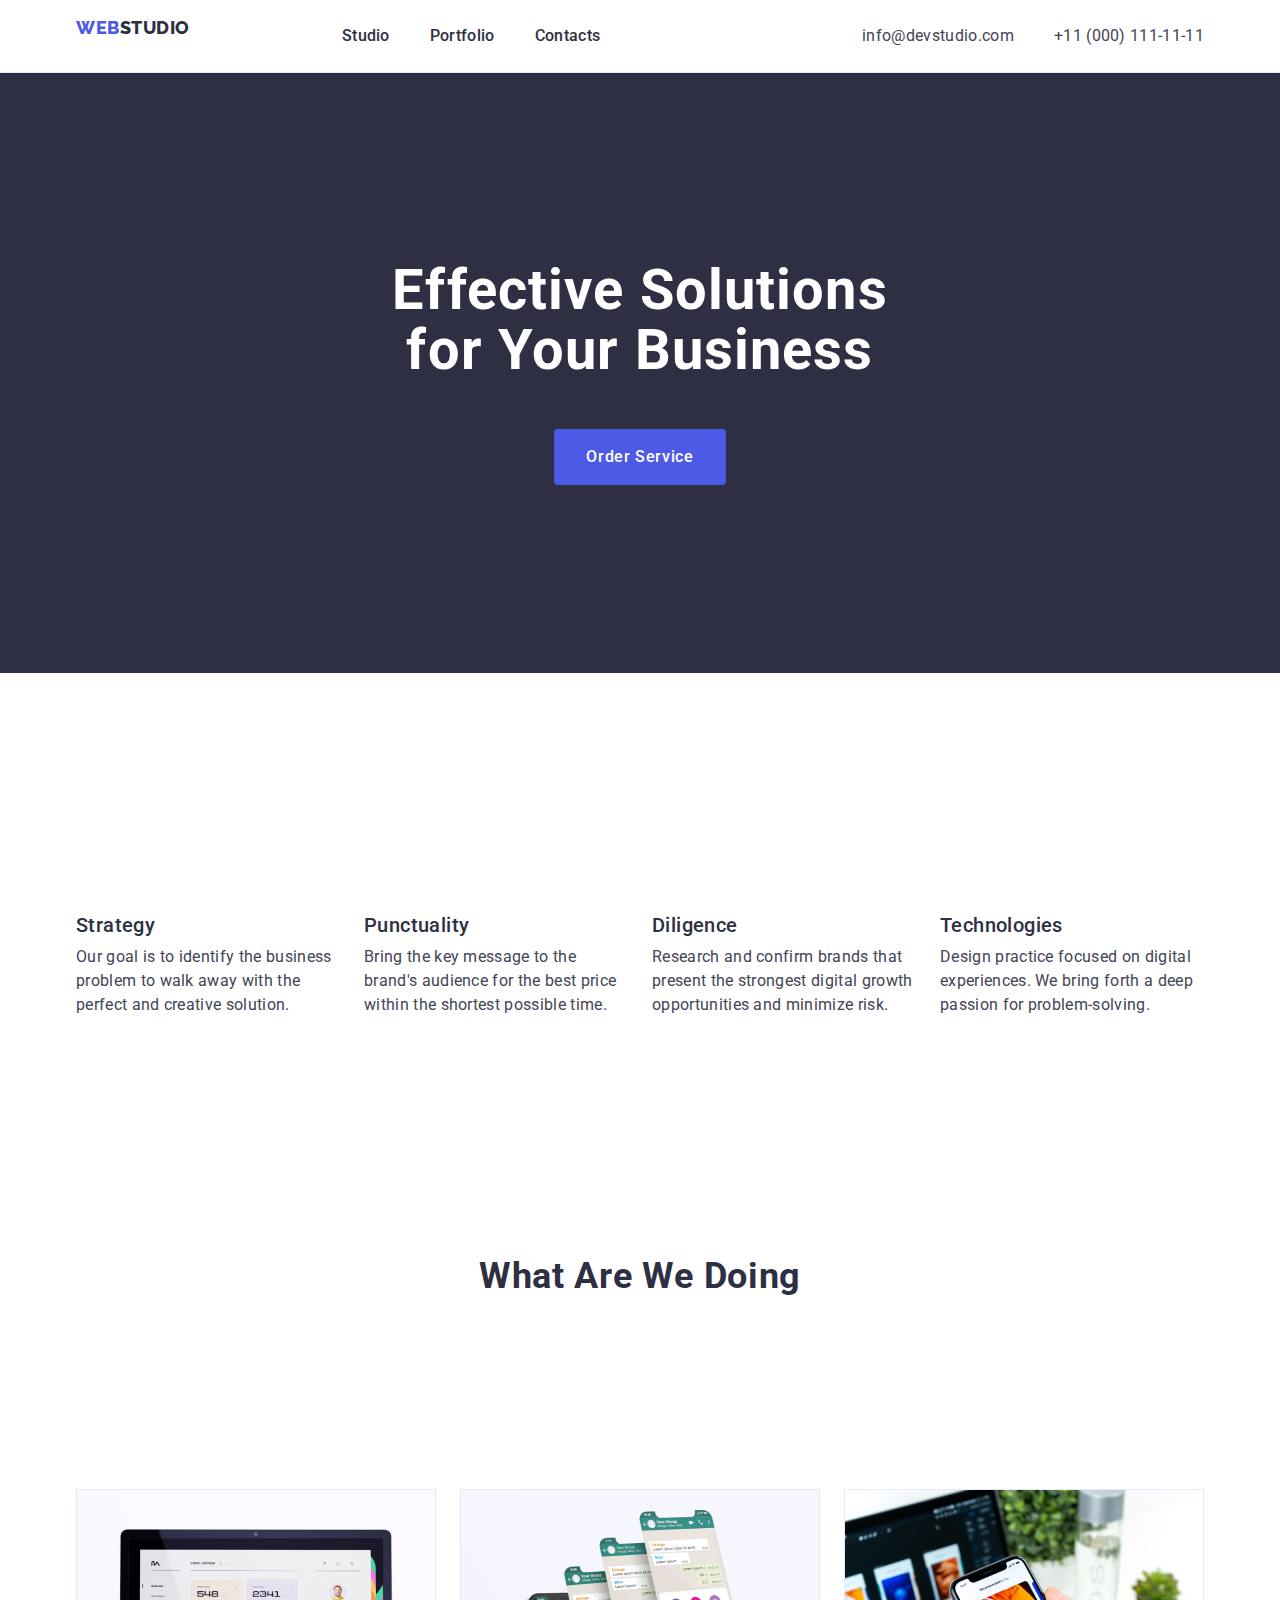
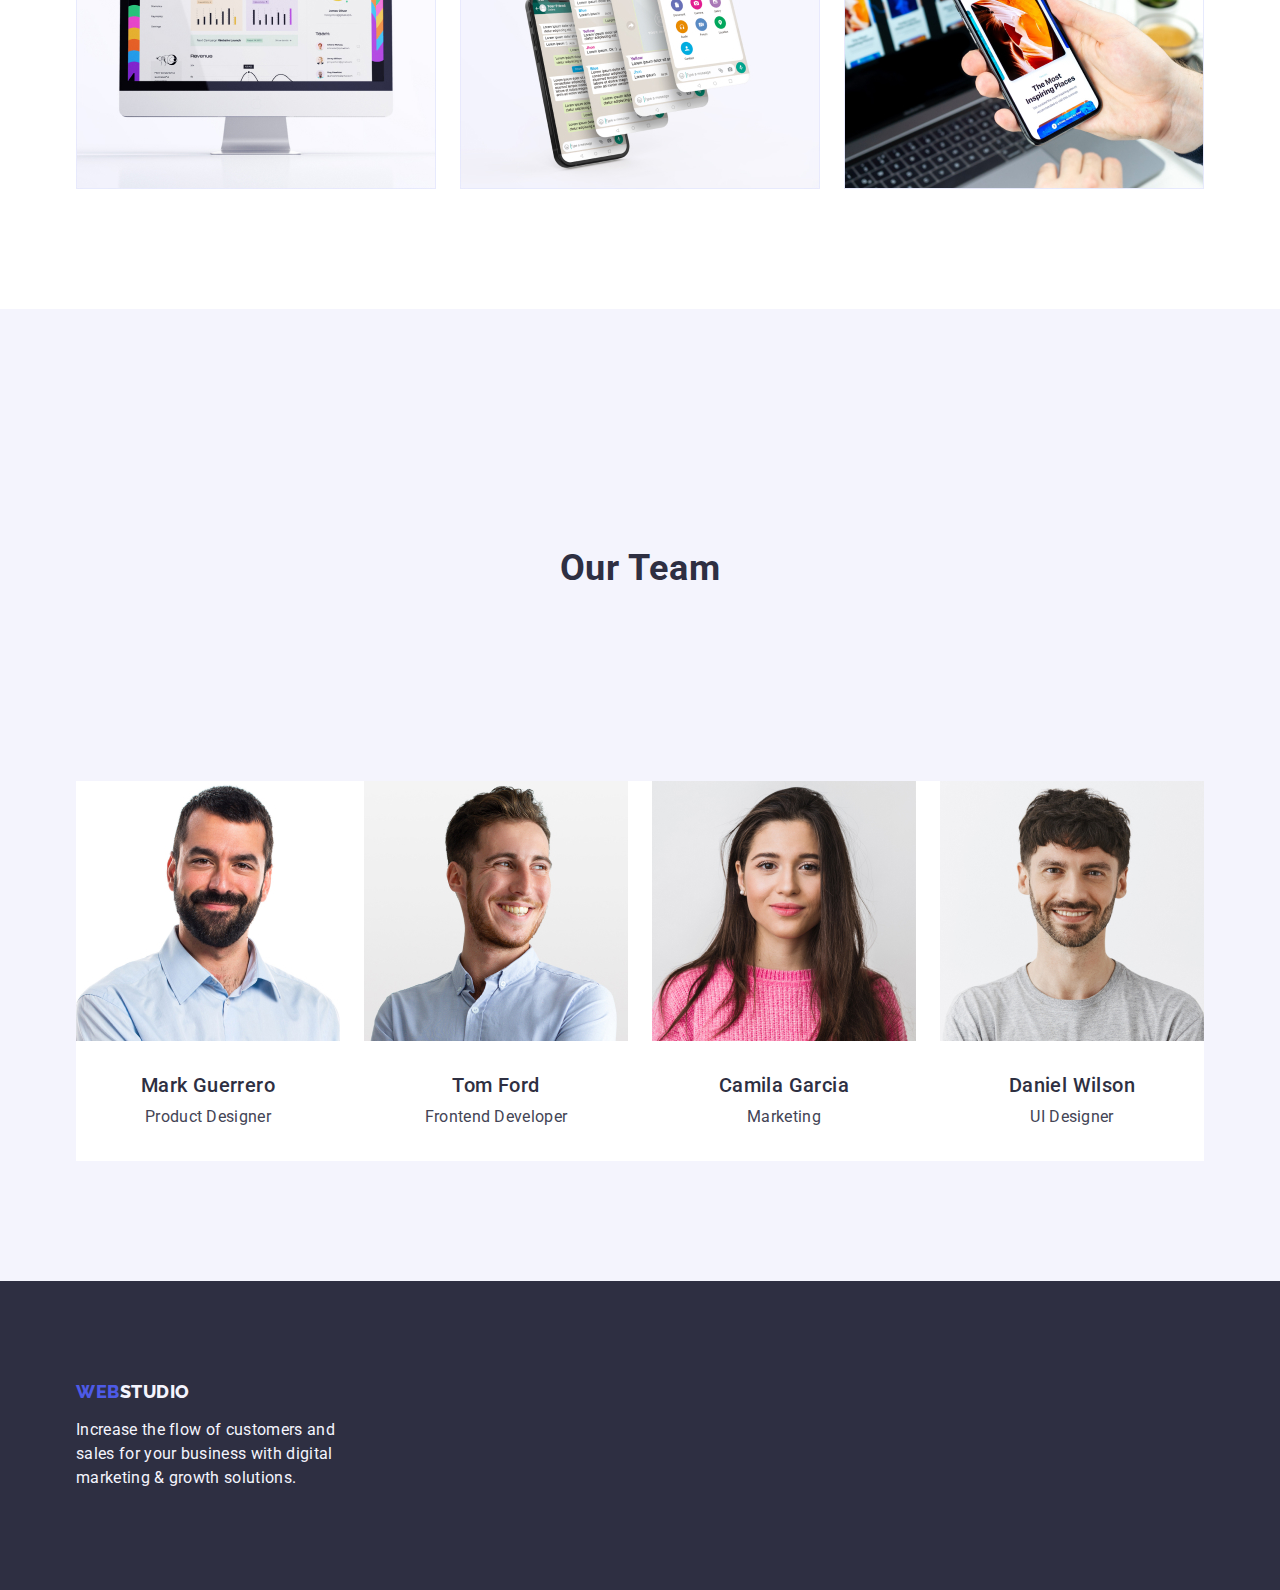
<file: index.html>
<!DOCTYPE html>
<html lang="en">
    <head>
        <meta charset="UTF-8" />
        <meta http-equiv="X-UA-Compatible" content="IE=edge" />
        <meta name="viewport" content="width=device-width, initial-scale=1.0" />
        <title>WebStudio</title>

        <!--Шрифты на https://fonts.google.com/-->
        <link rel="preconnect" href="https://fonts.googleapis.com">
        <link rel="preconnect" href="https://fonts.gstatic.com" crossorigin>
        <link rel="stylesheet" href="https://cdnjs.cloudflare.com/ajax/libs/modern-normalize/1.1.0/modern-normalize.min.css">
        <link href="https://fonts.googleapis.com/css2?family=Raleway:wght@800&family=Roboto:wght@400;500;700;900&display=swap" rel="stylesheet">

        <!--Подключаем стили-->
        <link rel="stylesheet" href="./css/styles.css">
    </head>
    <body>
        <!--Header section-->
        <header class="header">
            <div class="header-container container">
                <nav class="header-nav"><a class="logo-web link" href="./index.html"> Web<span class="logo-studio link">Studio</span> </a>
                    <ul class="menu list">
                        <li class="menu-item"><a class="menu-link link site-nav-link" href="./index.html">Studio</a></li>
                        <li class="menu-item"><a class="menu-link link site-nav-link" href="./portfolio.html">Portfolio</a></li>
                        <li class="menu-item"><a class="menu-link link site-nav-link" href="">Contacts</a></li>
                    </ul>
                </nav>
                
                    <address class="contacts">
                        <ul class="contact-nav list">
                            <li class="contact-list"><a class="contact-info link" href="mailto:info@devstudio.com">info@devstudio.com</a></li>
                            <li class="contact-list"><a class="contact-info link" href="tel:+110001111111">+11 (000) 111-11-11</a></li>
                        </ul>
                    </address>  
            </div>       
        </header> 

        <main class="hero">

            <!--Ad section-->
            <section class="hero-section">
                <div class="container">
                    <h1 class="hero-title">Effective Solutions for Your Business</h1>
                    <button class="hero-btn" type="button">Order Service</button>
                </div>
              
            </section>

            <!--Section 1-->
            <section class="features-section">
                <div class="container">
                    <h2 class="hiden-index" hidden>Features</h2>
                    <ul class="features-list list">
                        <li class="features-item">
                            <h3 class="features-title title" >Strategy</h3>
                            <p class="features-text">
                              Our goal is to identify the business problem to walk away with the perfect and
                              creative solution.
                            </p>
                        </li>
                        <li class="features-item">
                            <h3 class="features-title title">Punctuality</h3>
                            <p class="features-text">
                              Bring the key message to the brand's audience for the best price within the shortest
                              possible time.
                            </p>
                        </li>
                        <li class="features-item">
                            <h3 class="features-title title">Diligence</h3>
                            <p class="features-text">
                              Research and confirm brands that present the strongest digital growth opportunities
                              and minimize risk.
                            </p>
                        </li>
                        <li class="features-item">
                            <h3 class="features-title title">Technologies</h3>
                            <p class="features-text">
                              Design practice focused on digital experiences. We bring forth a deep passion for
                              problem-solving.
                            </p>
                        </li>
                    </ul>
                </div>
            </section>

            <!--We doing-->
            <section class="work-section">
                <div class="container">
                    <h2 class="section-title">What are we doing</h2>
                <ul class="work-list list">
                  <li class="work-item">
                    <img class="work-img" src="./images/gallery/doing1.jpg" alt="img1" width="360" height="300" />
                  </li>
                  <li class="work-item">
                    <img class="work-img" src="./images/gallery/doing2.jpg" alt="img2" width="360" height="300" />
                  </li>
                  <li class="work-item">
                    <img class="work-img" src="./images/gallery/doing3.jpg" alt="img3" width="360" height="300" />
                  </li>
                </ul>
                </div>
            </section> 

            <!--Team section-->
            <section class="team-section">
                <div class="container">
                    <h2 class="section-title">Our Team</h2>
                    <ul class="team-list list">
                        <li class="team-item">
                            <img class="team-img" src="./images/team/mark-guerrero.jpg" alt="Mark Guerrero" width="264" height="260" />
                            <div class="team-card">
                                <h3 class="team-worker">Mark Guerrero</h3>
                                <p class="team-profession">Product Designer</p>
                            </div>
                        </li>
                        <li class="team-item">
                            <img class="team-img" src="./images/team/tom-ford.jpg" alt="Tom Ford" width="264" height="260" />
                            <div class="team-card">
                                <h3 class="team-worker">Tom Ford</h3>
                                <p class="team-profession">Frontend Developer</p>
                            </div>
                        </li>
                        <li class="team-item">
                            <img class="team-img" src="./images/team/camila-garcia.jpg" alt="Camila Garcia" width="264" height="260" />
                             <div class="team-card">
                                <h3 class="team-worker">Camila Garcia</h3>
                                <p class="team-profession">Marketing</p>
                             </div>
                        </li>
                        <li class="team-item">
                            <img class="team-img" src="./images/team/daniel-wilson.jpg" alt="Daniel Wilson" width="264" height="260" />
                             <div class="team-card">
                                <h3 class="team-worker">Daniel Wilson</h3>
                                <p class="team-profession">UI Designer</p>
                             </div>
                        </li>
                    </ul>
                </div>
            </section>

        </main>

        <!--Footer section-->
        <footer class="footer">
            <div class="container">
                <a class="logo-web link" href="./index.html"> Web<span class="logo-studio link logo-studio-footer ">Studio</span></a>      
                <p class="info-footer">
                  Increase the flow of customers and sales for your business with digital marketing & growth
                  solutions.
                </p>
            </div>
        </footer>
    </body>
</html>
</file>
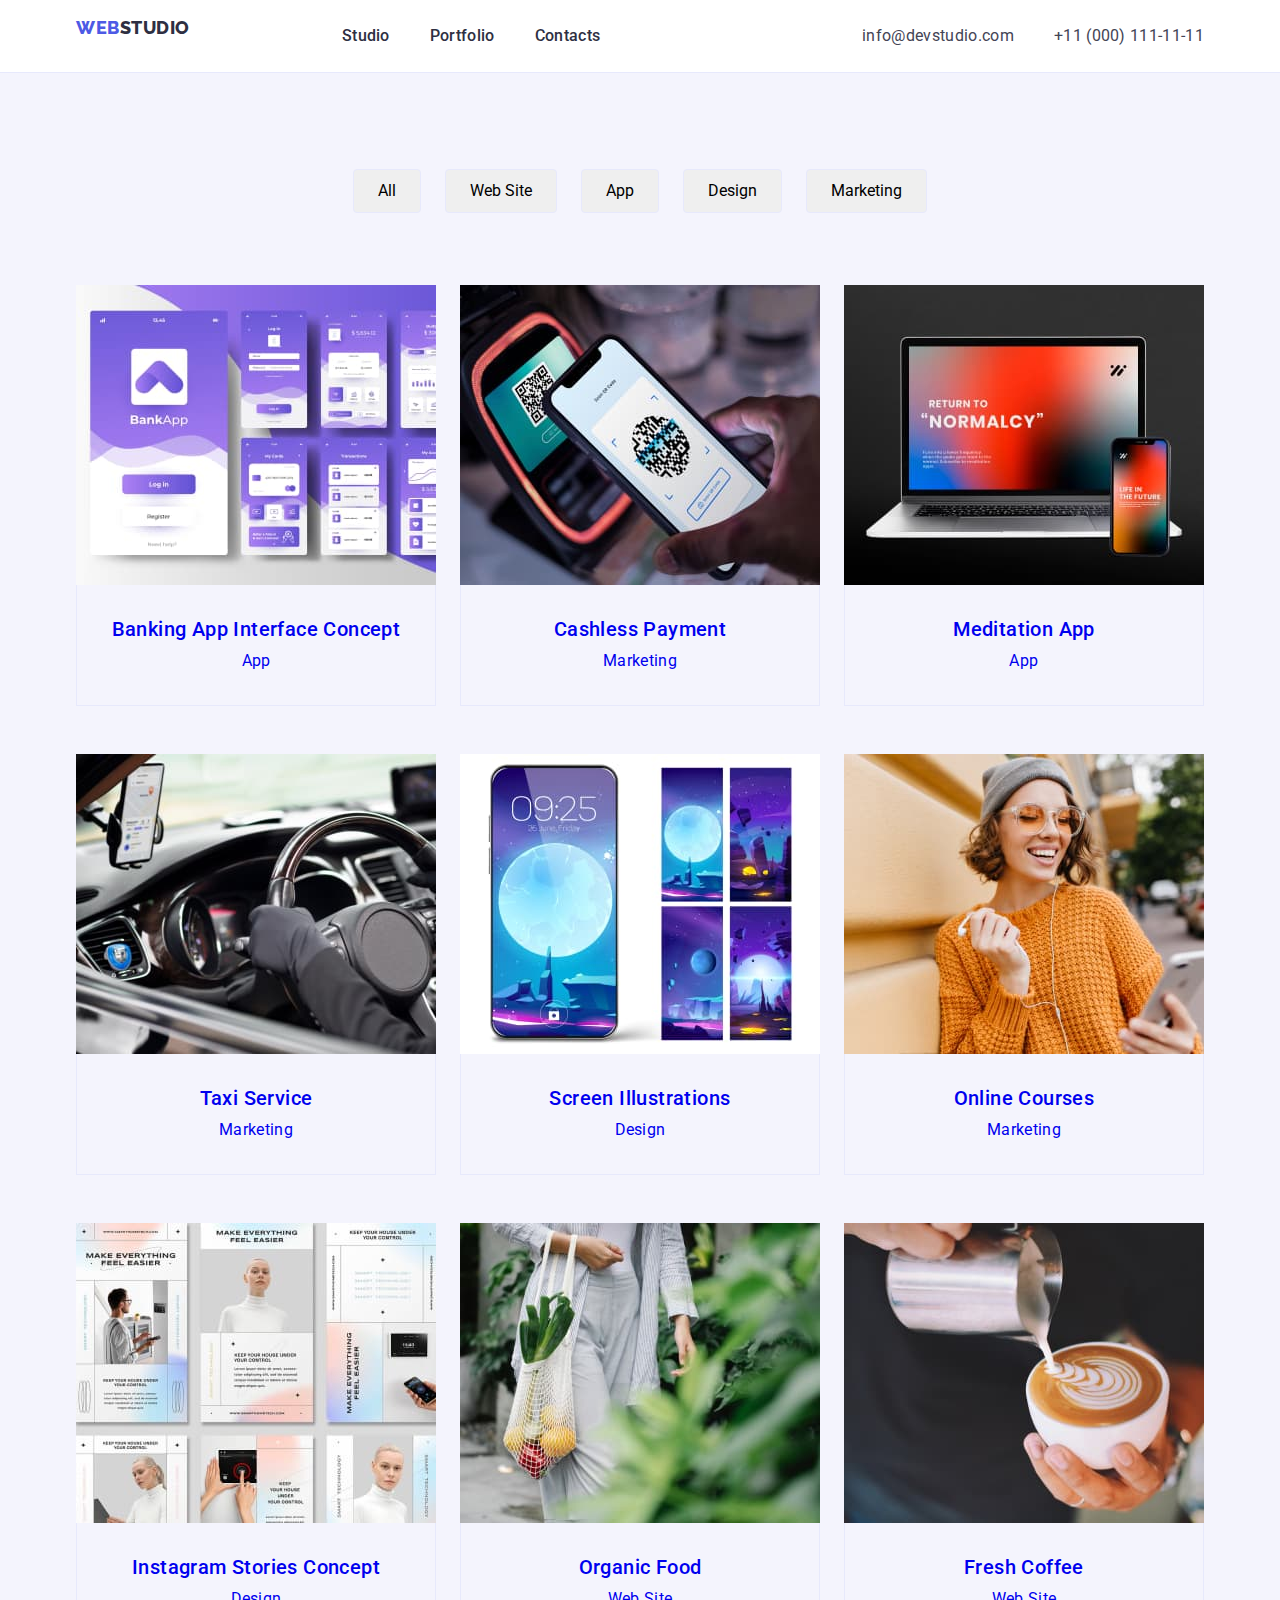
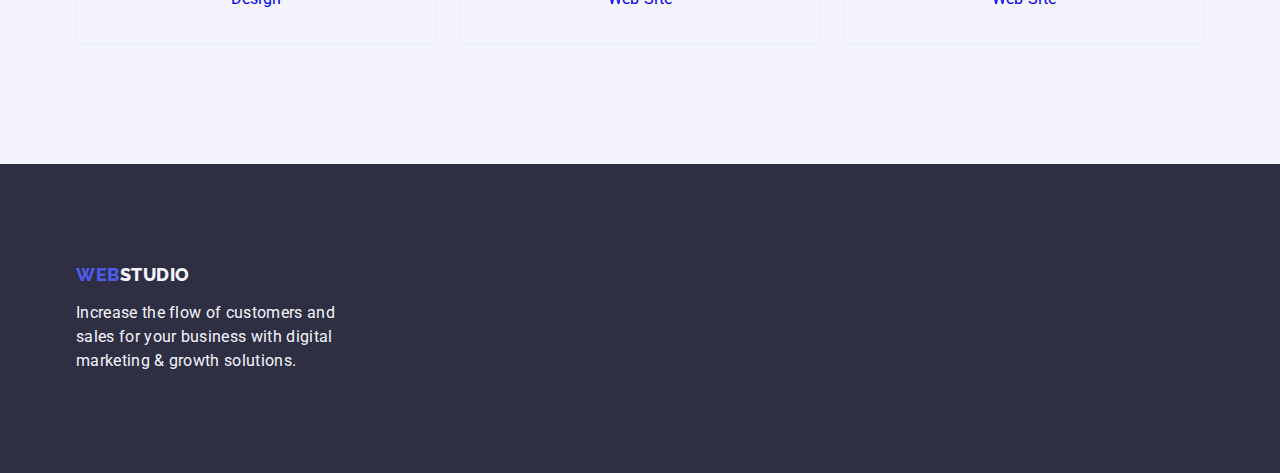
<file: portfolio.html>
<!DOCTYPE html>
<html lang="en">
    <head>
        <meta charset="UTF-8">
        <meta http-equiv="X-UA-Compatible" content="IE=edge">
        <meta name="viewport" content="width=device-width, initial-scale=1.0">
        <title>Portfolio</title>
        <link rel="preconnect" href="https://fonts.googleapis.com">
        <link rel="preconnect" href="https://fonts.gstatic.com" crossorigin>
        <link rel="stylesheet" href="https://cdnjs.cloudflare.com/ajax/libs/modern-normalize/1.1.0/modern-normalize.min.css">
        <link
         href="https://fonts.googleapis.com/css2?family=Raleway:wght@700&family=Roboto:wght@400;500;700;900&display=swap"
         rel="stylesheet">
        <link rel="stylesheet" href="./css/styles.css">
    </head>
    <body>

        <!--Header section-->

        <header class="header">
          <div class="header-container container">
              <nav class="header-nav"><a class="logo-web link" href="./index.html"> Web<span class="logo-studio link">Studio</span> </a>
                  <ul class="menu list">
                      <li class="menu-item"><a class="menu-link link site-nav-link" href="./index.html">Studio</a></li>
                      <li class="menu-item"><a class="menu-link link site-nav-link" href="./portfolio.html">Portfolio</a></li>
                      <li class="menu-item"><a class="menu-link link site-nav-link" href="">Contacts</a></li>
                  </ul>
              </nav>
              
                  <address class="contacts">
                      <ul class="contact-nav list">
                          <li class="contact-list"><a class="contact-info link" href="mailto:info@devstudio.com">info@devstudio.com</a></li>
                          <li class="contact-list"><a class="contact-info link" href="tel:+110001111111">+11 (000) 111-11-11</a></li>
                      </ul>
                  </address>  
          </div>       
      </header> 
        
    <main class="portfolio">
      <section class="portfolio-main">
        <div class="container">
          <h1 hidden>Portfolio</h1>
                <ul class="portfolio-btn-list list">
                  <li class="portfolio-btn-item"><button class="portfolio-btn" type="button">All</button></li>
                  <li class="portfolio-btn-item"><button class="portfolio-btn" type="button">Web Site</button></li>
                  <li class="portfolio-btn-item"><button class="portfolio-btn" type="button">App</button></li>
                  <li class="portfolio-btn-item"><button class="portfolio-btn" type="button">Design</button></li>
                  <li class="portfolio-btn-item"><button class="portfolio-btn" type="button">Marketing</button></li>
                </ul>

                <ul class="portfolio-list list">
                    <li class="portfolio-item">
                      <a class="link" href="">
                        <img class="portfolio-img"
                        src="./images/portfolio/banking-app-interface-concept.jpg"
                        alt="user interface concept"
                        width="360"
                        height="300">
                        <div class="container-content">
                          <h2 class="portfolio-list-title">Banking App Interface Concept</h2>
                          <p class="portfolio-list-text">App</p>
                        </div>                        
                      </a>
                    </li>

                    <li class="portfolio-item">
                      <a class="link" href="">
                        <img class="portfolio-img"
                        src="./images/portfolio/cashless-payment.jpg"
                        alt="payment terminal"
                        width="360"
                        height="300">
                        <div class="container-content">
                          <h2 class="portfolio-list-title">Cashless Payment</h2>
                          <p class="portfolio-list-text">Marketing</p>
                        </div>                       
                      </a>
                    </li>

                    <li class="portfolio-item">
                      <a class="link" href="">
                        <img class="portfolio-img"
                        src="./images/portfolio/meditation-app.jpg"
                        alt="laptop interface"
                        width="360"
                        height="300">
                        <div class="container-content">
                          <h2 class="portfolio-list-title">Meditation App</h2>
                          <p class="portfolio-list-text">App</p>
                        </div>                        
                      </a>
                    </li>

                    <li class="portfolio-item">
                      <a class="link" href="">
                        <img
                        src="./images/portfolio/taxi-service.jpg"
                        alt="driving man"
                        width="360"
                        height="300">
                        <div class="container-content">
                          <h2 class="portfolio-list-title">Taxi Service</h2>
                          <p class="portfolio-list-text">Marketing</p>
                        </div>                        
                      </a> 
                    </li>

                    <li class="portfolio-item">
                      <a class="link" href="">
                        <img
                        src="./images/portfolio/screen-illustration.jpg"
                        alt="screen illustration"
                        width="360"
                        height="300">
                        <div class="container-content">
                          <h2 class="portfolio-list-title">Screen Illustrations</h2>
                          <p class="portfolio-list-text">Design</p>
                        </div>                        
                      </a>
                    </li>

                    <li class="portfolio-item">
                      <a class="link" href="">
                        <img
                        src="./images/portfolio/online-courses.jpg"
                        alt="a student"
                        width="360"
                        height="300">
                        <div class="container-content">
                          <h2 class="portfolio-list-title">Online Courses</h2>
                          <p class="portfolio-list-text">Marketing</p>
                        </div>                      
                      </a> 
                    </li>

                    <li class="portfolio-item">
                      <a class="link" href="">
                        <img class="portfolio-img"
                        src="./images/portfolio/instagram-story-concept.jpg"
                        alt="callories app user interface"
                        width="360"
                        height="300">
                        <div class="container-content">
                          <h2 class="portfolio-list-title">Instagram Stories Concept</h2>
                          <p class="portfolio-list-text">Design</p>
                        </div>                      
                      </a>
                    </li>

                    <li class="portfolio-item">
                      <a class="link" href="">
                        <img class="portfolio-img"
                        src="./images/portfolio/organic-food.jpg"
                        alt="vegetables"
                        width="360"
                        height="300">
                        <div class="container-content">
                          <h2 class="portfolio-list-title">Organic Food</h2>
                          <p class="portfolio-list-text">Web Site</p>
                        </div>
                      </a>
                    </li>

                    <li class="portfolio-item">
                      <a class="link" href="">
                        <img class="portfolio-img"
                        src="./images/portfolio/fresh-coffee.jpg"
                        alt="man pouring coffee"
                        width="360"
                        height="300">
                        <div class="container-content">
                          <h2 class="portfolio-list-title">Fresh Coffee</h2>
                          <p class="portfolio-list-text">Web Site</p>
                        </div>
                      </a>
                    </li>
                </ul>
        </div>
        
      </section>
    </main>
      

        <!--Footer section-->
        <footer class="footer">
          <div class="container">
            <a class="logo-web link" href="./index.html">Web<span class="logo-studio link logo-studio-footer ">Studio</span></a>      
             <p class="info-footer">
             Increase the flow of customers and sales for your business with digital marketing & growth
             solutions.
            </p>
          </div>
          
        </footer>
    </body>

</html>
</file>
<file: css/styles.css>
:root {
  --white: #ffffff
}

/* нет маркеров у списков */
.list {
  list-style: none;
  margin: 0;
  padding: 0;
}

 /* нет подчеркиваний ссылок */
.link {
  text-decoration: none;
}

/* курсор на кнопке */
button {
  font-family: inherit;
  cursor: pointer;
}

button:hover,
button:focus {
  background-color: var(--pressed-state-color);
}

h1,
h2,
h3,
h4,
p {
  margin-top: 0;
  margin-bottom: 0;
}

ul,
ol {
  margin-top: 0;
  margin-bottom: 0;
  padding-left: 0;
}

img {
  display: block;
}

.container {
  width: 1158px;
  margin-left: auto;
  margin-right: auto;
  padding-left: 15px;
  padding-right: 15px;
}

body {
  font-family: 'Roboto', sans-serif;
  color: #434455;
  background-color: #FFFFFF;
}

  /* Header */

.header {
  border-bottom: 1px solid #e7e9fc;
}
.header-container {
  display: flex;
  align-items: center;
  justify-content: space-between;
}
.menu {
  display: flex;
  gap: 40px;
  align-items: center;
}
.header-nav {
  display: flex;
  align-items: center;
}
.menu-item {
  padding-top: 24px; 
  padding-bottom: 24px;
}

.site-nav-link {
  padding: 24px 0 24px 0;
}

 .menu-link:hover,
 .menu-link:focus {
     color: #404BBF;
 }

 .contacts {
     font-style: normal;
 }

 .contact-info {
  font-family: 'Roboto', sans-serif;
  font-style: normal;
  font-weight: 400;
  font-size: 16px;
  line-height: 24px;
  letter-spacing: 0.02em;
  color: #434455;
  padding: 24px 0 24px 0;
 }

 .contact-info:hover,
 .contact-info:focus {
     color: #404BBF
 }
 
 .contact-nav {
  display: flex;
  gap: 40px;
  align-items: center;
  padding-top: 24px; 
  padding-bottom: 24px;
}

 .logo-studio {
 font-family: 'Raleway', sans-serif;
 font-weight: 800;
 font-size: 18px;
 line-height: 1.17;
 display: flex;
 display: inline-block;
 align-items: center;
 letter-spacing: 0.03em;
 text-transform: uppercase;
 color: #2E2F42;
 margin-right: 76px
 }

 .logo-web {
     font-family: 'Raleway', sans-serif;
     font-weight: 800;
     font-size: 18px;
     line-height: 1.17;
     align-items: center;
     letter-spacing: 0.03em;
     text-transform: uppercase;
     color: #4D5AE5;
     margin-bottom: 16px;
     display: flex; 
     display: inline-block;
     margin-right: 76px
 }
 .menu-link {
 font-family: 'Roboto', sans-serif;
 font-style: normal;
 font-weight: 500;
 font-size: 16px;
 line-height: 1.5;
 letter-spacing: 0.02em;
 color: #2E2F42;
 }
 
 /* Ad section */

.hero-section {
  background: #2E2F42;
  padding-top: 188px;
  padding-bottom: 188px;
}

.hero-title {
  font-family: 'Roboto', sans-serif;
  font-style: normal;
  font-weight: 700;
  font-size: 56px;
  line-height: 1.07;
  text-align: center;
  letter-spacing: 0.02em;
  color: #FFFFFF;
  margin-bottom: 48px;
  width: 496px;
  margin-left: auto;
  margin-right: auto;
  font-size: 56px;
  max-width: 496px;
}

.hero-btn {
  background-color: #4D5AE5;
  font-family: 'Roboto', sans-serif;
  font-style: normal;
  font-weight: 500;
  font-size: 16px;
  height: 56px;
  line-height: 1.5;
  display: flex;
  align-items: center;
  letter-spacing: 0.04em;
  color: #FFFFFF;
  cursor: pointer;
  list-style: none;
  border-color: #4D5AE5;
  border-radius: 4px;
  border: none;
  padding: 16px 32px;
  min-width: 169px;
  margin-left: auto;
  margin-right: auto;
  display: block;
}
.hero-btn:hover,
.hero-btn:focus {
  background-color: #404BBF;
  color:#FFFFFF;
}
  
/* Section 1 */
.features-section {
  margin-top: 0;
  padding: 120px 0 120px 0;
}

.title {
  margin-bottom: 8px;
  margin-top: 0;
}

.hiden-index {
  position: absolute;
  width: 1px;
  height: 1px;
  margin: -1px;
  border: 0;
  padding: 0;
  white-space: nowrap;
  clip-path: inset(100%);
  clip: rect(0 0 0 0);
  overflow: hidden;
  margin-bottom: 8px;
} 

.features-list {
  display: flex;
  justify-content: space-between;
  padding-top: 120px;
 width: 1128px;
 gap: 24px;
}

.features-title {
font-family: 'Roboto', sans-serif;
font-style: normal;
font-weight: 500;
font-size: 20px;
line-height: 1.2;
letter-spacing: 0.02em;
color: #2E2F42;
}
.features-text {
  font-family: 'Roboto', sans-serif;
font-style: normal;
font-weight: 400;
font-size: 16px;
line-height: 1.5;
letter-spacing: 0.02em;
color: #434455;
}

.features-item {
  width: calc((100% - 72px) / 4);
}
 
/* We doing */
.section-title {
font-family: 'Roboto', sans-serif;
font-style: normal;
font-weight: 700;
font-size: 36px;
line-height: 1.11;
text-align: center;
letter-spacing: 0.02em;
text-transform: capitalize;
color: #2E2F42;
padding-top: 120px;
padding-bottom: 120px;
margin-bottom: 72px;

}
.work-section {
  padding-bottom: 120px;
}

.work-list {
    display: flex;
    gap: 24px;
}

.portfolio-list-title {
  font-family: 'Roboto', sans-serif;
  font-style: normal;
  font-weight: 500;
  font-size: 20px;
  line-height: 1.2;
  text-align: center;
  letter-spacing: 0.02em;
  color: #2E2F42;
}
.portfolio-list-text {
font-family: 'Roboto', sans-serif;
font-style: normal;
font-weight: 400;
font-size: 16px;
line-height: 1.5;
text-align: center;
letter-spacing: 0.02em;
color: #434455;
}

.team-section {
  padding: 120px 0 120px 0;
}

.team-worker {
  font-family: 'Roboto', sans-serif;
  font-style: normal;
  font-weight: 500;
  font-size: 20px;
  line-height: 1.2;
  text-align: center;
  letter-spacing: 0.02em;
  color: #2E2F42;
  text-align: center;
  margin-bottom: 8px;
  margin-top: 0;
}

.work-list {
  display: flex;
  gap: 24px;
}

/*нет*/
.team-card {
  padding: 32px 16px;
  border-radius: 0px 0px 4px 4px;
}

.team-item  {
  background-color: #FFFFFF;
  text-align: center;
  width: calc((100% - 72px) / 4);
  border-radius: 0px 0px 4px 4px;
}

.team-profession {
  font-family: 'Roboto', sans-serif;
font-style: normal;
font-weight: 400;
font-size: 16px;
line-height: 1.5;
text-align: center;
letter-spacing: 0.02em;
color: #434455;
text-align: center;
}

.team-section {
  background-color: #F4F4FD
}

.team-list {
  background-color: #FFFFFF;
  display: flex;
  gap: 24px;
}

.team-item {
  background-color: #FFFFFF;
}

.team-card {
  padding: 32px 16px;
  border-radius: 0px 0px 4px 4px;
}

/* Footer section */
.footer {
  background: #2e2f42;
  padding: 100px 0;
}

.info-footer {
  font-family: 'Roboto', sans-serif;
  font-style: normal;
  font-weight: 400;
  font-size: 16px;
  line-height: 1.5;
  letter-spacing: 0.02em;
  color: #F4F4FD;
  max-width: 264px;
  
  }
  .logo-studio-footer {
  font-family: 'Raleway', sans-serif;
  font-style: normal;
  font-weight: 800;
  font-size: 18px;
  line-height: 1.16px;
  display: inline-block;
  align-items: center;
  letter-spacing: 0.03em;
  text-transform: uppercase;
  color: #F4F4FD;
  }

/* Portfolio Page */
.portfolio-main {
  font-family: 'Roboto', sans-serif;
    font-style: normal;
    font-weight: 500;
    font-size: 16px;
    line-height: 1.5;
    display: flex;
    align-items: center;
    text-align: center;
    letter-spacing: 0.04em;
    color: #4D5AE5;
    background-color:#F4F4FD;
}

.portfolio-btn:hover,
.portfolio-btn:focus {
  color: #FFFFFF;
  background: #404BBF;
  cursor: pointer;
}

.portfolio-list-title {
  font-family: var(--main-font);
  font-style: normal;
  font-weight: 500;
  font-size: 20px;
  line-height: 1.2;
  letter-spacing: 0.02em;
  color: var(--dark-text);
}

.portfolio-list-text {
  line-height: 1.5;
  color: #434455;
}

.portfolio-list-title {
  font-family: 'Roboto', sans-serif;
  font-style: normal;
  font-weight: 500;
  font-size: 20px;
  line-height: 1.2;
  text-align: center;
  letter-spacing: 0.02em;
  color: #2E2F42;
}

.container-content {
  padding: 32px 16px;
  border: 1px solid #e7e9fc;
  border-top: none;
}

.portfolio-item {
  width: calc((100% - 48px) / 3);
}

.portfolio-list-title {
  color: var(--title-color);
  font-size: 20px;
  font-weight: 500;
  line-height: 1.2;
  letter-spacing: 0.02em;
  margin-bottom: 8px;
  margin-top: 0;
}

.portfolio-list-text {
  display: inline-block;
  font-size: 16px;
  font-weight: 400;
  line-height: 1.5;
  letter-spacing: 0.02em;
  color: var(--primary-color);
  margin: 0; 
}

.portfolio-main {
  padding-top: 96px;
  padding-bottom: 120px;
}

.portfolio-list {
  list-style: none;
  display: flex;
  flex-wrap: wrap;
  row-gap: 48px;
  column-gap: 24px;
}

.portfolio-btn {
  font-family: 'Roboto', sans-serif;
  border-radius: 4px;
  padding: 12px 24px;
  border: 1px solid #e7e9fc;
  display: inline-block;
}

.portfolio-btn:hover,
.portfolio-btn:focus {
  border: 1px solid transparent;
}

.portfolio-btn-list {
  list-style: none;
  display: flex;
  gap: 24px;
  justify-content: center;
  margin-bottom: 72px;
  }
</file>
